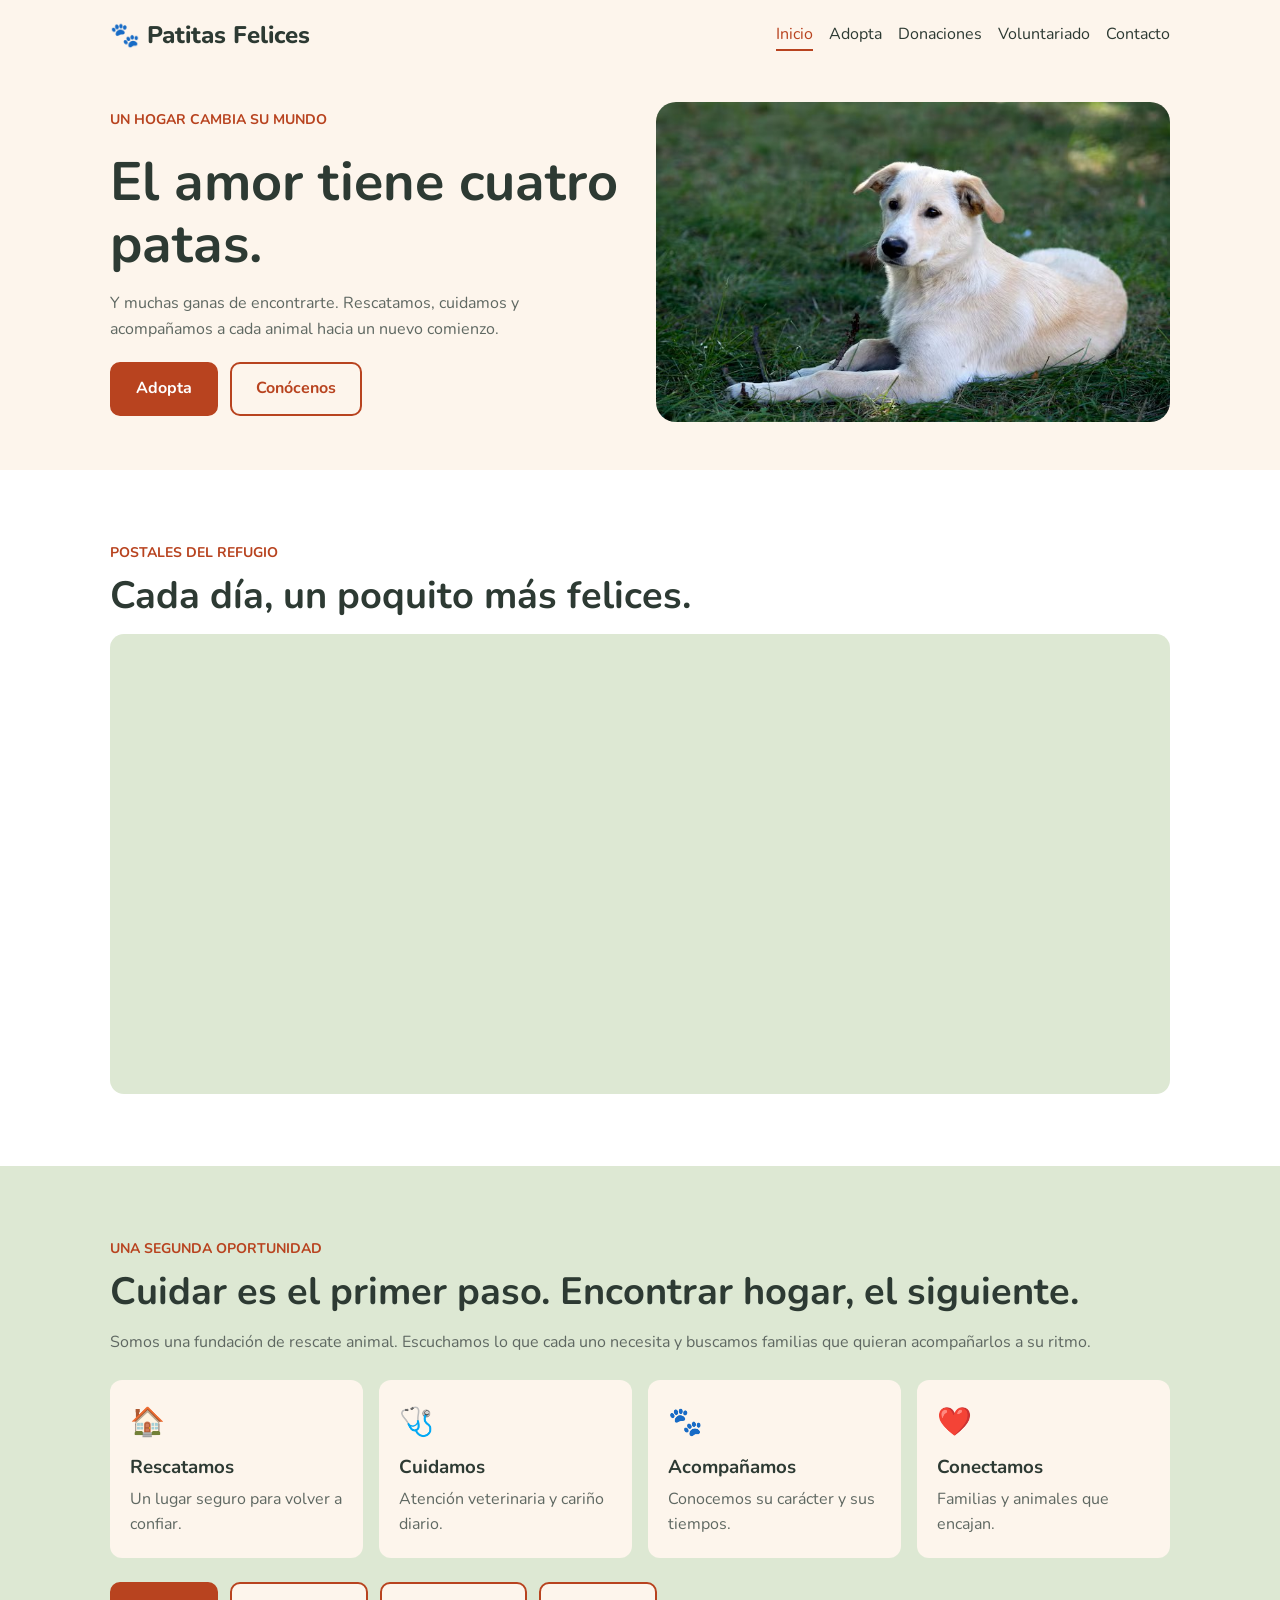
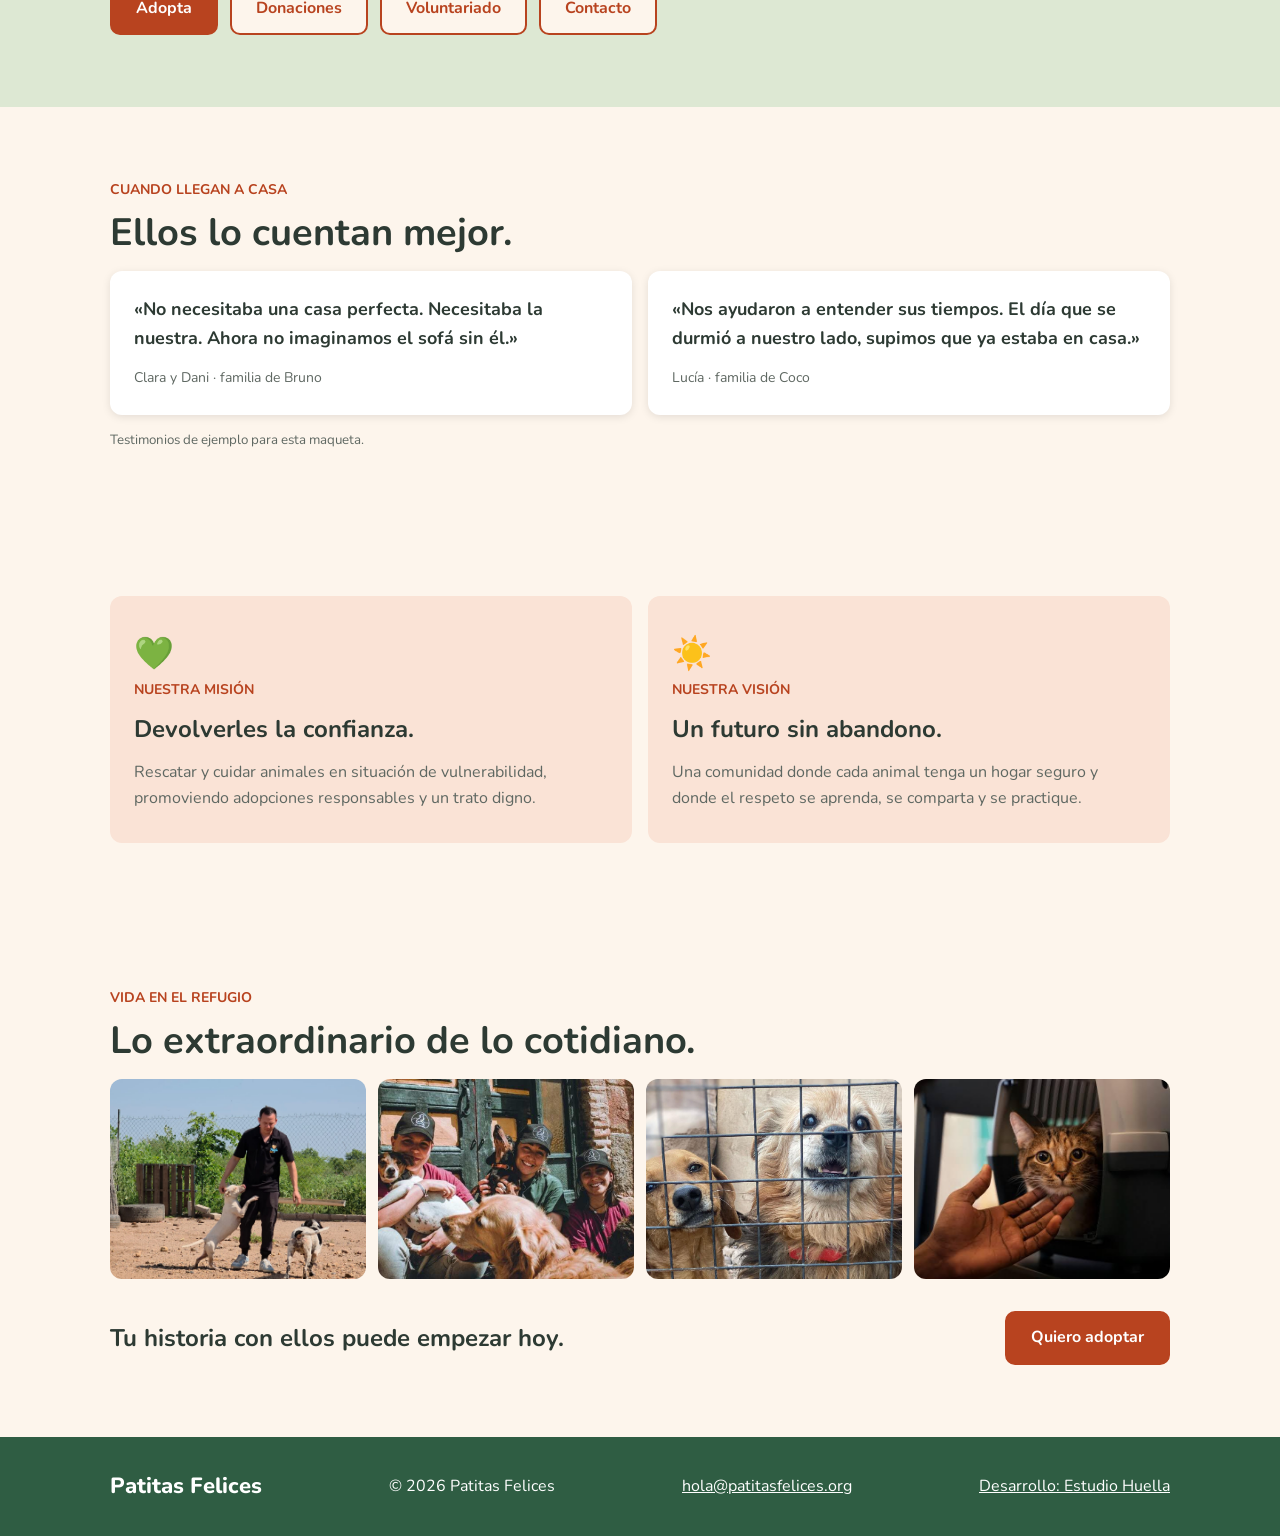
<file: PROYECTO-DE-HTML-Y-CSS/index.html>
<!DOCTYPE html>
<html lang="es">
<head>
  <meta charset="UTF-8">
  <meta name="viewport" content="width=device-width, initial-scale=1.0">
  <title>Patitas Felices · Fundación de rescate animal</title>
  <link href="https://fonts.googleapis.com/css2?family=Nunito:wght@400;700;800&display=swap" rel="stylesheet">
  <link rel="stylesheet" href="css/variables.css">
  <link rel="stylesheet" href="css/style.css">
  <link rel="stylesheet" href="css/home.css">
</head>
<body>

  <!-- Encabezado con logo y menú -->
  <header class="encabezado">
    <div class="contenedor">
      <a class="logo" href="index.html">🐾 Patitas Felices</a>
      <nav>
        <ul class="menu">
          <li><a href="index.html" class="activo">Inicio</a></li>
          <li><a href="views/adopta.html">Adopta</a></li>
          <li><a href="views/donaciones.html">Donaciones</a></li>
          <li><a href="views/contacto.html">Voluntariado</a></li>
          <li><a href="views/contacto.html">Contacto</a></li>
        </ul>
      </nav>
    </div>
  </header>

  <main>

    <!-- 1. Banner principal -->
    <section class="banner">
      <div class="contenedor">
        <div class="banner-texto">
          <p class="etiqueta">UN HOGAR CAMBIA SU MUNDO</p>
          <h1>El amor tiene cuatro patas.</h1>
          <p class="texto-gris">Y muchas ganas de encontrarte. Rescatamos, cuidamos y acompañamos a cada animal hacia un nuevo comienzo.</p>
          <div class="banner-botones">
            <a class="boton boton-principal" href="views/adopta.html">Adopta</a>
            <a class="boton boton-secundario" href="#mision">Conócenos</a>
          </div>
        </div>
        <img src="storage/img/luna.jpg" alt="Luna, perra mestiza sentada entre flores">
      </div>
    </section>

    <!-- 2. Carrusel de fotos (cambia cada 3 segundos con CSS) -->
    <section class="carrusel-seccion seccion">
      <div class="contenedor">
        <p class="etiqueta">POSTALES DEL REFUGIO</p>
        <h2 class="titulo">Cada día, un poquito más felices.</h2>
        <div class="carrusel">
          <div class="foto">
            <img src="storage/img/carrusel-1.jpg" alt="Voluntaria paseando a un perro">
            <p>Un paseo. Mil cosas por descubrir.</p>
          </div>
          <div class="foto">
            <img src="storage/img/carrusel-2.jpg" alt="Persona acariciando a un gato">
            <p>El cariño también cuida.</p>
          </div>
          <div class="foto">
            <img src="storage/img/carrusel-3.jpg" alt="Dos voluntarias con dos perros">
            <p>Aquí nadie camina solo.</p>
          </div>
        </div>
      </div>
    </section>

    <!-- 3. Labor de la fundación -->
    <section class="labor seccion">
      <div class="contenedor">
        <p class="etiqueta">UNA SEGUNDA OPORTUNIDAD</p>
        <h2 class="titulo">Cuidar es el primer paso. Encontrar hogar, el siguiente.</h2>
        <p class="texto-gris">Somos una fundación de rescate animal. Escuchamos lo que cada uno necesita y buscamos familias que quieran acompañarlos a su ritmo.</p>

        <div class="tarjetas-labor">
          <div class="tarjeta-labor">
            <span class="icono">🏠</span>
            <h3>Rescatamos</h3>
            <p class="texto-gris">Un lugar seguro para volver a confiar.</p>
          </div>
          <div class="tarjeta-labor">
            <span class="icono">🩺</span>
            <h3>Cuidamos</h3>
            <p class="texto-gris">Atención veterinaria y cariño diario.</p>
          </div>
          <div class="tarjeta-labor">
            <span class="icono">🐾</span>
            <h3>Acompañamos</h3>
            <p class="texto-gris">Conocemos su carácter y sus tiempos.</p>
          </div>
          <div class="tarjeta-labor">
            <span class="icono">❤️</span>
            <h3>Conectamos</h3>
            <p class="texto-gris">Familias y animales que encajan.</p>
          </div>
        </div>

        <!-- Enlaces internos -->
        <div class="enlaces">
          <a class="boton boton-principal" href="views/adopta.html">Adopta</a>
          <a class="boton boton-secundario" href="views/donaciones.html">Donaciones</a>
          <a class="boton boton-secundario" href="views/contacto.html">Voluntariado</a>
          <a class="boton boton-secundario" href="views/contacto.html">Contacto</a>
        </div>
      </div>
    </section>

    <!-- 4. Testimonios -->
    <section class="seccion">
      <div class="contenedor">
        <p class="etiqueta">CUANDO LLEGAN A CASA</p>
        <h2 class="titulo">Ellos lo cuentan mejor.</h2>
        <div class="testimonios">
          <div class="testimonio">
            <p>«No necesitaba una casa perfecta. Necesitaba la nuestra. Ahora no imaginamos el sofá sin él.»</p>
            <span>Clara y Dani · familia de Bruno</span>
          </div>
          <div class="testimonio">
            <p>«Nos ayudaron a entender sus tiempos. El día que se durmió a nuestro lado, supimos que ya estaba en casa.»</p>
            <span>Lucía · familia de Coco</span>
          </div>
        </div>
        <p class="texto-gris"><small>Testimonios de ejemplo para esta maqueta.</small></p>
      </div>
    </section>

    <!-- 5. Misión y visión (lado a lado en pantallas grandes) -->
    <section class="seccion" id="mision">
      <div class="contenedor mision-vision">
        <div class="bloque">
          <span class="icono">💚</span>
          <p class="etiqueta">NUESTRA MISIÓN</p>
          <h2>Devolverles la confianza.</h2>
          <p class="texto-gris">Rescatar y cuidar animales en situación de vulnerabilidad, promoviendo adopciones responsables y un trato digno.</p>
        </div>
        <div class="bloque" id="vision">
          <span class="icono">☀️</span>
          <p class="etiqueta">NUESTRA VISIÓN</p>
          <h2>Un futuro sin abandono.</h2>
          <p class="texto-gris">Una comunidad donde cada animal tenga un hogar seguro y donde el respeto se aprenda, se comparta y se practique.</p>
        </div>
      </div>
    </section>

    <!-- 6. Galería -->
    <section class="seccion">
      <div class="contenedor">
        <p class="etiqueta">VIDA EN EL REFUGIO</p>
        <h2 class="titulo">Lo extraordinario de lo cotidiano.</h2>
        <div class="galeria">
          <img src="storage/img/galeria-1.jpg" alt="Hombre jugando con dos perros">
          <img src="storage/img/galeria-2.jpg" alt="Mujeres cuidando perros">
          <img src="storage/img/galeria-3.jpg" alt="Perros en autocuidado">
          <img src="storage/img/galeria-4.jpg" alt="Gata siendo acariciada">
        </div>
        <div class="cierre">
          <h2>Tu historia con ellos puede empezar hoy.</h2>
          <a class="boton boton-principal" href="views/adopta.html">Quiero adoptar</a>
        </div>
      </div>
    </section>

  </main>

  <!-- Pie de página -->
  <footer class="pie">
    <div class="contenedor pie-contenido">
      <p class="pie-nombre">Patitas Felices</p>
      <p>© 2026 Patitas Felices</p>
      <p><a href="mailto:hola@patitasfelices.org">hola@patitasfelices.org</a></p>
      <p><a href="#">Desarrollo: Estudio Huella</a></p>
    </div>
  </footer>

</body>
</html>
</file>
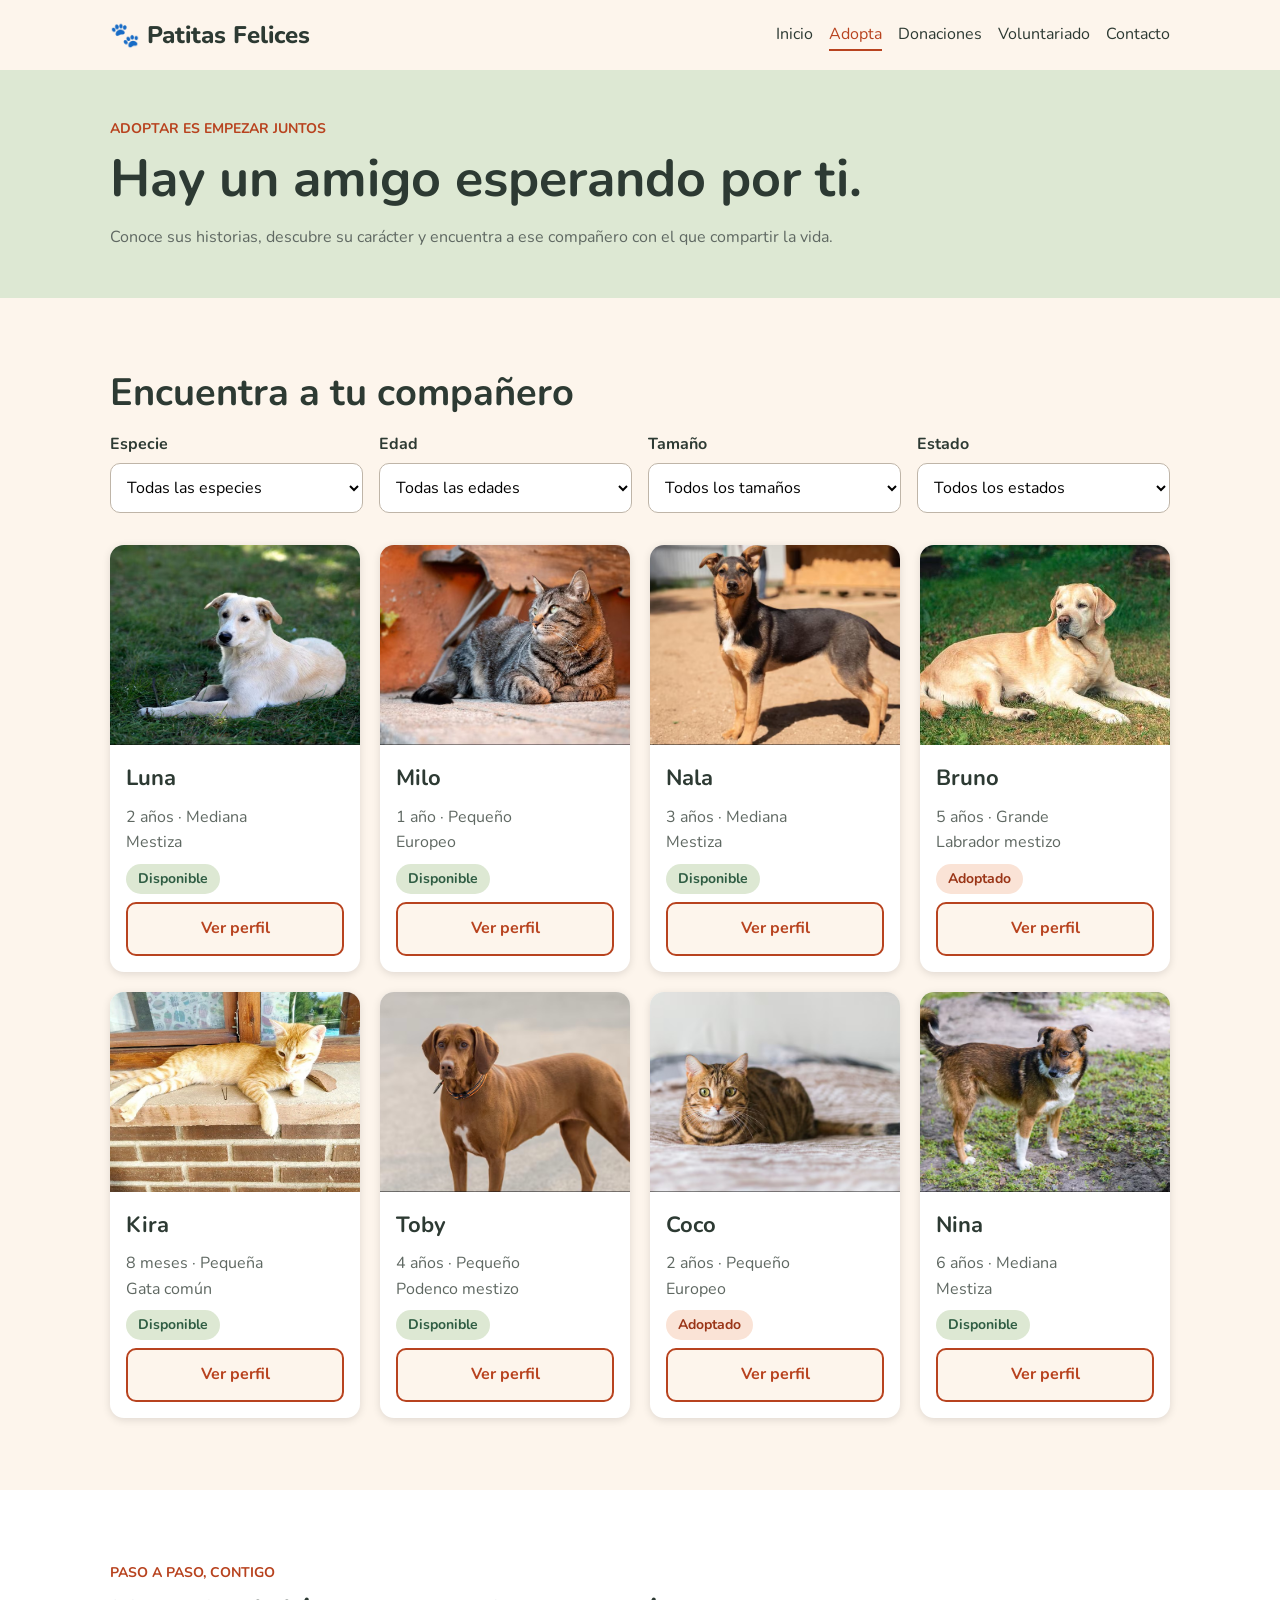
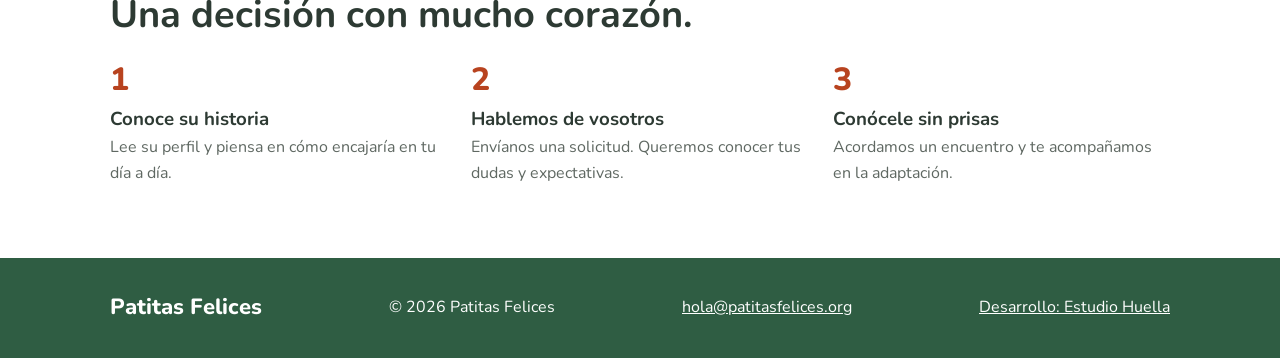
<file: PROYECTO-DE-HTML-Y-CSS/views/adopta.html>
<!DOCTYPE html>
<html lang="es">
<head>
  <meta charset="UTF-8">
  <meta name="viewport" content="width=device-width, initial-scale=1.0">
  <title>Adopta · Patitas Felices</title>
  <link href="https://fonts.googleapis.com/css2?family=Nunito:wght@400;700;800&display=swap" rel="stylesheet">
  <link rel="stylesheet" href="../css/variables.css">
  <link rel="stylesheet" href="../css/style.css">
  <link rel="stylesheet" href="../css/adopta.css">
</head>
<body>

  <!-- Encabezado con logo y menú -->
  <header class="encabezado">
    <div class="contenedor">
      <a class="logo" href="../index.html">🐾 Patitas Felices</a>
      <nav>
        <ul class="menu">
          <li><a href="../index.html">Inicio</a></li>
          <li><a href="adopta.html" class="activo">Adopta</a></li>
          <li><a href="donaciones.html">Donaciones</a></li>
          <li><a href="contacto.html">Voluntariado</a></li>
          <li><a href="contacto.html">Contacto</a></li>
        </ul>
      </nav>
    </div>
  </header>

  <main>

    <!-- Título de la página -->
    <section class="encabezado-adopta">
      <div class="contenedor">
        <p class="etiqueta">ADOPTAR ES EMPEZAR JUNTOS</p>
        <h1>Hay un amigo esperando por ti.</h1>
        <p class="texto-gris">Conoce sus historias, descubre su carácter y encuentra a ese compañero con el que compartir la vida.</p>
      </div>
    </section>

    <section class="seccion">
      <div class="contenedor">

        <!-- Filtros (solo visuales) -->
        <h2 class="titulo">Encuentra a tu compañero</h2>
        <form class="filtros">
        <div>
          <label for="especie">Especie</label>
          <select id="especie">
            <option>Todas las especies</option>
            <option>Perros</option>
            <option>Gatos</option>
          </select>
        </div>
        <div>
          <label for="edad">Edad</label>
          <select id="edad">
            <option>Todas las edades</option>
            <option>Cachorro</option>
            <option>Joven</option>
            <option>Adulto</option>
          </select>
        </div>
        <div>
          <label for="tamano">Tamaño</label>
          <select id="tamano">
            <option>Todos los tamaños</option>
            <option>Pequeño</option>
            <option>Mediano</option>
            <option>Grande</option>
          </select>
        </div>
        <div>
          <label for="estado">Estado</label>
          <select id="estado">
            <option>Todos los estados</option>
            <option>Disponible</option>
            <option>Adoptado</option>
          </select>
        </div>
        </form>

        <!-- Catálogo: 8 animales -->
        <div class="grilla-animales">
          <article class="tarjeta">
            <img src="../storage/img/luna.jpg" alt="Luna, perra mestiza de pelaje dorado">
            <div class="tarjeta-info">
              <h3>Luna</h3>
              <p class="texto-gris">2 años · Mediana<br>Mestiza</p>
              <span class="estado disponible">Disponible</span>
              <a class="boton boton-secundario" href="perfil.html">Ver perfil</a>
            </div>
          </article>

          <article class="tarjeta">
            <img src="../storage/img/milo.jpg" alt="Milo, gato negro con gris">
            <div class="tarjeta-info">
              <h3>Milo</h3>
              <p class="texto-gris">1 año · Pequeño<br>Europeo</p>
              <span class="estado disponible">Disponible</span>
              <a class="boton boton-secundario" href="perfil.html">Ver perfil</a>
            </div>
          </article>

          <article class="tarjeta">
            <img src="../storage\img\nala.jpg" alt="Nala, perra negra con cafe">
            <div class="tarjeta-info">
              <h3>Nala</h3>
              <p class="texto-gris">3 años · Mediana<br>Mestiza</p>
              <span class="estado disponible">Disponible</span>
              <a class="boton boton-secundario" href="perfil.html">Ver perfil</a>
            </div>
          </article>

          <article class="tarjeta">
            <img src="../storage/img/bruno.jpg" alt="Bruno, perro labrador dorado en el cesped">
            <div class="tarjeta-info">
              <h3>Bruno</h3>
              <p class="texto-gris">5 años · Grande<br>Labrador mestizo</p>
              <span class="estado adoptado">Adoptado</span>
              <a class="boton boton-secundario" href="perfil.html">Ver perfil</a>
            </div>
          </article>

          <article class="tarjeta">
            <img src="../storage/img/kira.jpg" alt="Kira, gatita adorada recostada">
            <div class="tarjeta-info">
              <h3>Kira</h3>
              <p class="texto-gris">8 meses · Pequeña<br>Gata común</p>
              <span class="estado disponible">Disponible</span>
              <a class="boton boton-secundario" href="perfil.html">Ver perfil</a>
            </div>
          </article>

          <article class="tarjeta">
            <img src="../storage/img/toby.jpg" alt="Toby, perro cafe grande">
            <div class="tarjeta-info">
              <h3>Toby</h3>
              <p class="texto-gris">4 años · Pequeño<br>Podenco mestizo</p>
              <span class="estado disponible">Disponible</span>
              <a class="boton boton-secundario" href="perfil.html">Ver perfil</a>
            </div>
          </article>

          <article class="tarjeta">
            <img src="../storage/img/coco.jpg" alt="Coco, gato cafe claro recostado">
            <div class="tarjeta-info">
              <h3>Coco</h3>
              <p class="texto-gris">2 años · Pequeño<br>Europeo</p>
              <span class="estado adoptado">Adoptado</span>
              <a class="boton boton-secundario" href="perfil.html">Ver perfil</a>
            </div>
          </article>

          <article class="tarjeta">
            <img src="../storage/img/nina.jpg" alt="Nina, perra marrón de mirada tierna">
            <div class="tarjeta-info">
              <h3>Nina</h3>
              <p class="texto-gris">6 años · Mediana<br>Mestiza</p>
              <span class="estado disponible">Disponible</span>
              <a class="boton boton-secundario" href="perfil.html">Ver perfil</a>
            </div>
          </article>
        </div>

      </div>
    </section>

    <!-- Pasos para adoptar -->
    <section class="pasos seccion">
      <div class="contenedor">
        <p class="etiqueta">PASO A PASO, CONTIGO</p>
        <h2 class="titulo">Una decisión con mucho corazón.</h2>
        <div class="lista-pasos">
          <div class="paso">
            <p class="numero">1</p>
            <h3>Conoce su historia</h3>
            <p class="texto-gris">Lee su perfil y piensa en cómo encajaría en tu día a día.</p>
          </div>
          <div class="paso">
            <p class="numero">2</p>
            <h3>Hablemos de vosotros</h3>
            <p class="texto-gris">Envíanos una solicitud. Queremos conocer tus dudas y expectativas.</p>
          </div>
          <div class="paso">
            <p class="numero">3</p>
            <h3>Conócele sin prisas</h3>
            <p class="texto-gris">Acordamos un encuentro y te acompañamos en la adaptación.</p>
          </div>
        </div>
      </div>
    </section>

  </main>

  <!-- Pie de página -->
  <footer class="pie">
    <div class="contenedor pie-contenido">
      <p class="pie-nombre">Patitas Felices</p>
      <p>© 2026 Patitas Felices</p>
      <p><a href="mailto:hola@patitasfelices.org">hola@patitasfelices.org</a></p>
      <p><a href="#">Desarrollo: Estudio Huella</a></p>
    </div>
  </footer>

</body>
</html>
</file>
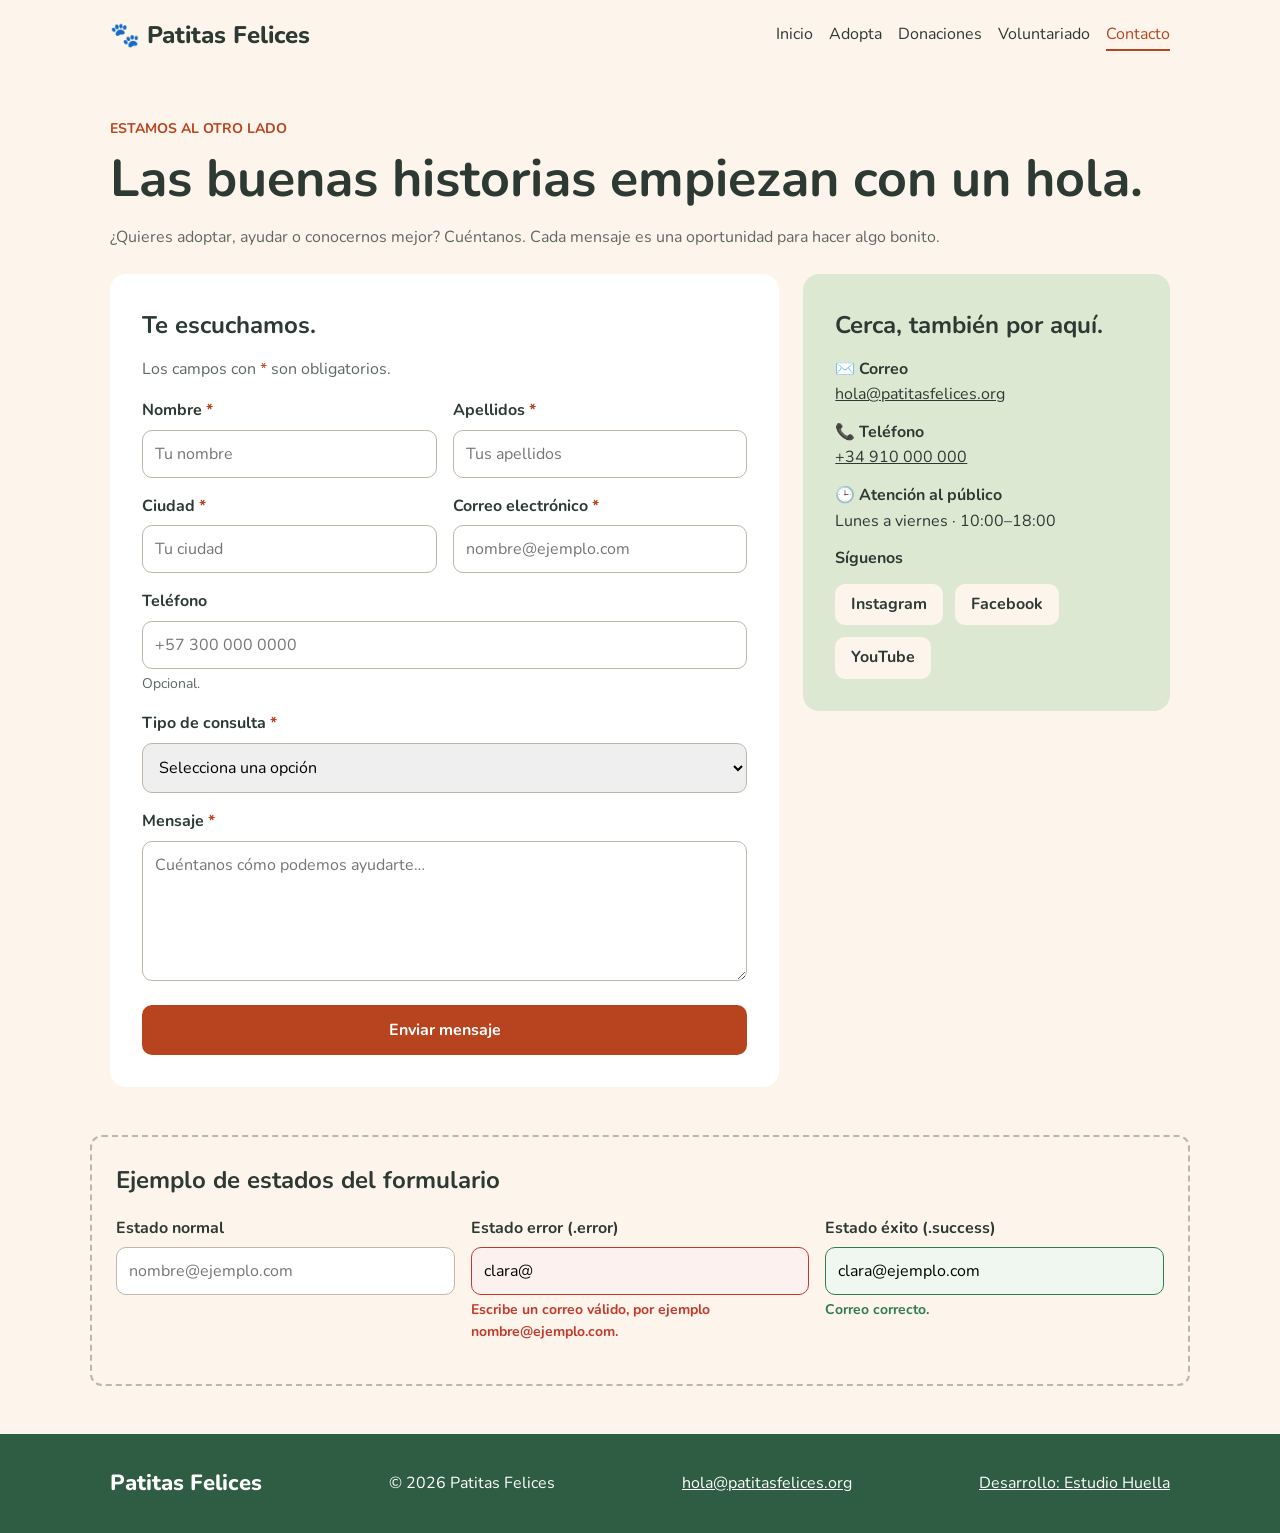
<file: PROYECTO-DE-HTML-Y-CSS/views/contacto.html>
<!DOCTYPE html>
<html lang="es">
<head>
  <meta charset="UTF-8">
  <meta name="viewport" content="width=device-width, initial-scale=1.0">
  <title>Contacto · Patitas Felices</title>
  <link href="https://fonts.googleapis.com/css2?family=Nunito:wght@400;700;800&display=swap" rel="stylesheet">
  <link rel="stylesheet" href="../css/variables.css">
  <link rel="stylesheet" href="../css/style.css">
  <link rel="stylesheet" href="../css/contacto.css">
</head>
<body>

  <!-- Encabezado con logo y menú -->
  <header class="encabezado">
    <div class="contenedor">
      <a class="logo" href="../index.html">🐾 Patitas Felices</a>
      <nav>
        <ul class="menu">
          <li><a href="../index.html">Inicio</a></li>
          <li><a href="adopta.html">Adopta</a></li>
          <li><a href="donaciones.html">Donaciones</a></li>
          <li><a href="contacto.html">Voluntariado</a></li>
          <li><a href="contacto.html" class="activo">Contacto</a></li>
        </ul>
      </nav>
    </div>
  </header>

  <main>

    <section class="intro-contacto">
      <div class="contenedor">
        <p class="etiqueta">ESTAMOS AL OTRO LADO</p>
        <h1>Las buenas historias empiezan con un hola.</h1>
        <p class="texto-gris">¿Quieres adoptar, ayudar o conocernos mejor? Cuéntanos. Cada mensaje es una oportunidad para hacer algo bonito.</p>
      </div>
    </section>

    <div class="contenedor contacto-contenido">

      <!-- Formulario (no envía nada, es una maqueta) -->
      <section class="formulario">
        <h2>Te escuchamos.</h2>
        <p class="texto-gris" style="margin-bottom:16px">Los campos con <span class="obligatorio">*</span> son obligatorios.</p>
        <form action="#" method="get">
          <div class="fila">
        <div class="campo">
          <label for="nombre">Nombre <span class="obligatorio">*</span></label>
          <input type="text" id="nombre" name="nombre" placeholder="Tu nombre" required>
          <p class="mensaje-error">Escribe tu nombre.</p>
        </div>
        <div class="campo">
          <label for="apellidos">Apellidos <span class="obligatorio">*</span></label>
          <input type="text" id="apellidos" name="apellidos" placeholder="Tus apellidos" required>
          <p class="mensaje-error">Escribe tus apellidos.</p>
        </div>
          </div>
          <div class="fila">
        <div class="campo">
          <label for="ciudad">Ciudad <span class="obligatorio">*</span></label>
          <input type="text" id="ciudad" name="ciudad" placeholder="Tu ciudad" required>
          <p class="mensaje-error">Escribe tu ciudad.</p>
        </div>
        <div class="campo">
          <label for="correo">Correo electrónico <span class="obligatorio">*</span></label>
          <input type="email" id="correo" name="correo" placeholder="nombre@ejemplo.com" required>
          <p class="mensaje-error">Escribe un correo válido, por ejemplo nombre@ejemplo.com.</p>
        </div>
          </div>

          <div class="campo">
            <label for="telefono">Teléfono</label>
            <input type="tel" id="telefono" name="telefono" placeholder="+57 300 000 0000">
            <p class="ayuda">Opcional.</p>
          </div>

          <div class="campo">
            <label for="consulta">Tipo de consulta <span class="obligatorio">*</span></label>
            <select id="consulta" name="consulta" required>
              <option value="">Selecciona una opción</option>
              <option>Adopción</option>
              <option>Donación</option>
              <option>Voluntariado</option>
              <option>Información general</option>
              <option>Otro</option>
            </select>
          </div>

          <div class="campo">
            <label for="mensaje">Mensaje <span class="obligatorio">*</span></label>
            <textarea id="mensaje" name="mensaje" placeholder="Cuéntanos cómo podemos ayudarte…" required></textarea>
          </div>

          <button class="boton boton-principal" type="submit">Enviar mensaje</button>
        </form>
      </section>

      <!-- Información de contacto directo y redes -->
      <aside class="datos">
        <h2>Cerca, también por aquí.</h2>
        <p><strong>✉️ Correo</strong><br><a href="mailto:hola@patitasfelices.org">hola@patitasfelices.org</a></p>
        <p><strong>📞 Teléfono</strong><br><a href="tel:+34910000000">+34 910 000 000</a></p>
        <p><strong>🕒 Atención al público</strong><br>Lunes a viernes · 10:00–18:00</p>
        <p><strong>Síguenos</strong></p>
        <div class="redes">
          <a href="#">Instagram</a>
          <a href="#">Facebook</a>
          <a href="#">YouTube</a>
        </div>
      </aside>
    </div>

    <!-- Ejemplo de cómo se ven los estados de error y éxito -->
    <section class="contenedor ejemplo-estados">
      <h2>Ejemplo de estados del formulario</h2>
      <div class="fila">
        <div class="campo">
          <label for="ej-normal">Estado normal</label>
          <input type="email" id="ej-normal" placeholder="nombre@ejemplo.com">
        </div>
        <div class="campo error">
          <label for="ej-error">Estado error (.error)</label>
          <input type="email" id="ej-error" value="clara@">
          <p class="mensaje-error">Escribe un correo válido, por ejemplo nombre@ejemplo.com.</p>
        </div>
        <div class="campo success">
          <label for="ej-ok">Estado éxito (.success)</label>
          <input type="email" id="ej-ok" value="clara@ejemplo.com">
          <p class="mensaje-ok">Correo correcto.</p>
        </div>
      </div>
    </section>

  </main>

  <!-- Pie de página -->
  <footer class="pie">
    <div class="contenedor pie-contenido">
      <p class="pie-nombre">Patitas Felices</p>
      <p>© 2026 Patitas Felices</p>
      <p><a href="mailto:hola@patitasfelices.org">hola@patitasfelices.org</a></p>
      <p><a href="#">Desarrollo: Estudio Huella</a></p>
    </div>
  </footer>

</body>
</html>
</file>
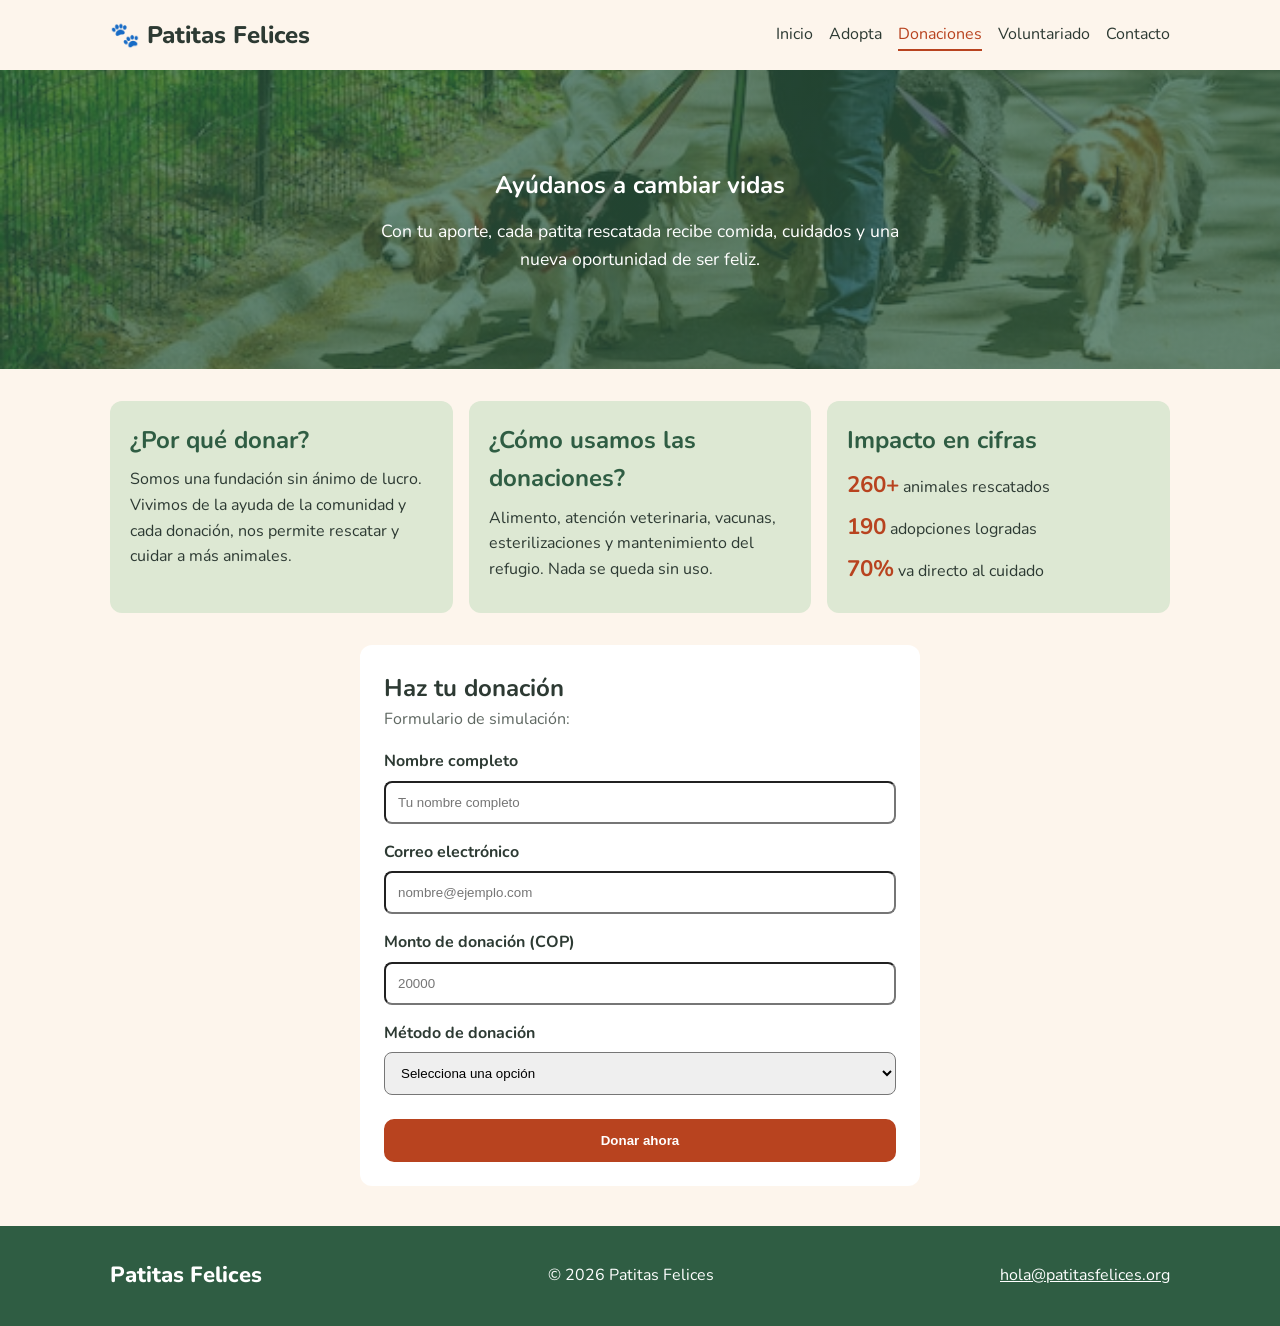
<file: PROYECTO-DE-HTML-Y-CSS/views/donaciones.html>
<!DOCTYPE html>
<html lang="es">
<head>
  <meta charset="UTF-8">
  <meta name="viewport" content="width=device-width, initial-scale=1.0">
  <title>Donaciones · Patitas Felices</title>
  <link href="https://fonts.googleapis.com/css2?family=Nunito:wght@400;700;800&display=swap" rel="stylesheet">
  <link rel="stylesheet" href="../css/variables.css">
  <link rel="stylesheet" href="../css/style.css">
  <link rel="stylesheet" href="../css/donaciones.css">
</head>
<body>

  <header class="encabezado">
    <div class="contenedor">
      <a class="logo" href="../index.html">🐾 Patitas Felices</a>
      <nav>
        <ul class="menu">
          <li><a href="../index.html">Inicio</a></li>
          <li><a href="adopta.html">Adopta</a></li>
          <li><a href="donaciones.html" class="activo">Donaciones</a></li>
          <li><a href="contacto.html">Voluntariado</a></li>
          <li><a href="contacto.html">Contacto</a></li>
        </ul>
      </nav>
    </div>
  </header>

  <main>

    <!-- Banner superior -->
    <section class="banner-donar">
      <div class="contenedor">
        <h1>Ayúdanos a cambiar vidas</h1>
        <p>Con tu aporte, cada patita rescatada recibe comida, cuidados y una nueva oportunidad de ser feliz.</p>
      </div>
    </section>

    <!-- Información -->
    <section class="contenedor info-donar">
      <article class="bloque">
        <h2>¿Por qué donar?</h2>
        <p>Somos una fundación sin ánimo de lucro. Vivimos de la ayuda de la comunidad y cada donación, nos permite rescatar y cuidar a más animales.</p>
      </article>
      <article class="bloque">
        <h2>¿Cómo usamos las donaciones?</h2>
        <p>Alimento, atención veterinaria, vacunas, esterilizaciones y mantenimiento del refugio. Nada se queda sin uso.</p>
      </article>
      <article class="bloque">
        <h2>Impacto en cifras</h2>
        <ul class="cifras">
          <li><strong>260+</strong> animales rescatados</li>
          <li><strong>190</strong> adopciones logradas</li>
          <li><strong>70%</strong> va directo al cuidado</li>
        </ul>
      </article>
    </section>

    <!-- formulario de simulación (no se envía nada) -->
    <section class="contenedor">
      <form class="form-donar" action="#" method="get">
        <h2>Haz tu donación</h2>
        <p class="texto-gris">Formulario de simulación:</p>

        <label for="nombre">Nombre completo</label>
        <input type="text" id="nombre" name="nombre" placeholder="Tu nombre completo" required>

        <label for="correo">Correo electrónico</label>
        <input type="email" id="correo" name="correo" placeholder="nombre@ejemplo.com" required>

        <label for="monto">Monto de donación (COP)</label>
        <input type="number" name="monto" placeholder="20000" required>

        <label for="metodo">Método de donación</label>
        <select id="metodo" name="metodo" required>
          <option value="">Selecciona una opción</option>
          <option>Transferencia</option>
          <option>Tarjeta</option>
          <option>En Efectivo</option>
        </select>

        <button class="boton boton-principal" type="submit">Donar ahora</button>
      </form>
    </section>

  </main>

  <footer class="pie">
    <div class="contenedor pie-contenido">
      <p class="pie-nombre">Patitas Felices</p>
      <p>© 2026 Patitas Felices</p>
      <p><a href="mailto:hola@patitasfelices.org">hola@patitasfelices.org</a></p>
    </div>
  </footer>

</body>
</html>
</file>
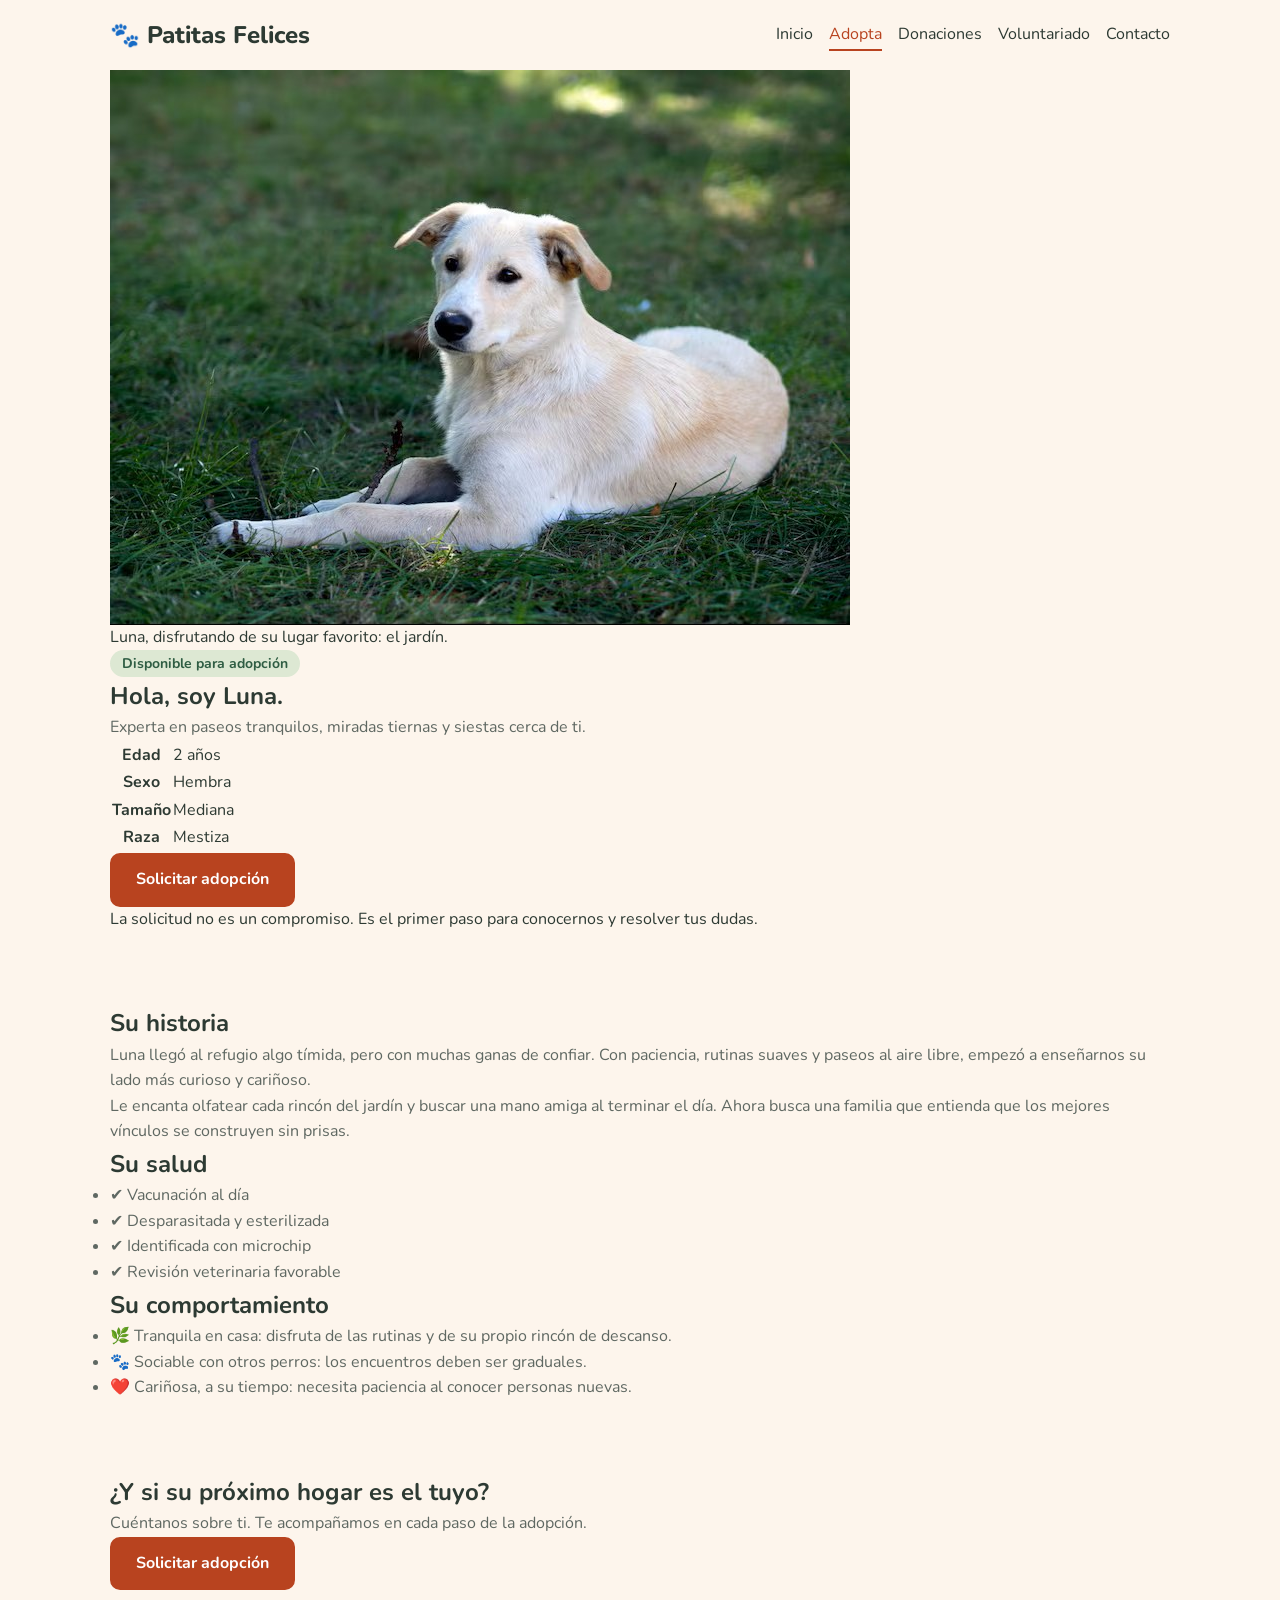
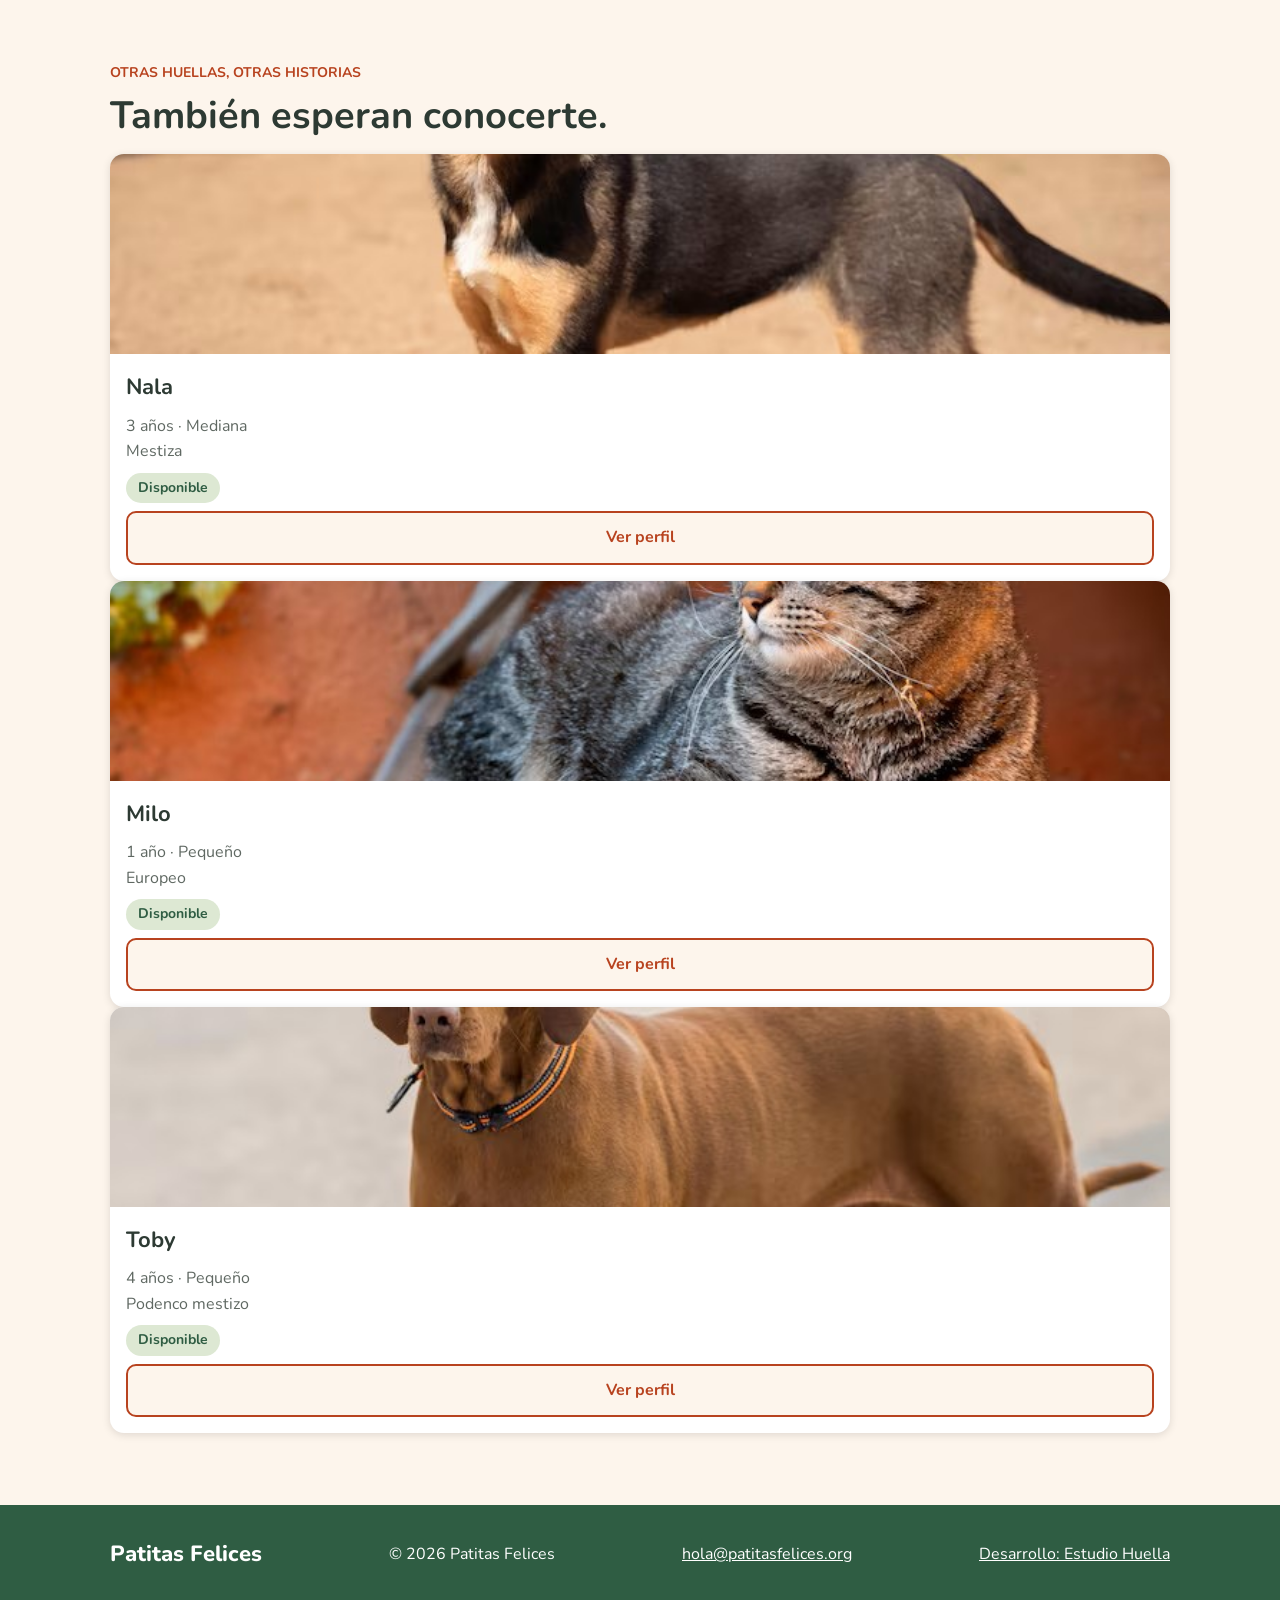
<file: PROYECTO-DE-HTML-Y-CSS/views/perfil.html>
<!DOCTYPE html>
<html lang="es">
<head>
  <meta charset="UTF-8">
  <meta name="viewport" content="width=device-width, initial-scale=1.0">
  <title>Luna · Patitas Felices</title>
  <link href="https://fonts.googleapis.com/css2?family=Nunito:wght@400;700;800&display=swap" rel="stylesheet">
  <link rel="stylesheet" href="../css/variables.css">
  <link rel="stylesheet" href="../css/style.css">
  <link rel="stylesheet" href="../css/adopta.css">
</head>
<body>

  <!-- Encabezado con logo y menú -->
  <header class="encabezado">
    <div class="contenedor">
      <a class="logo" href="../index.html">🐾 Patitas Felices</a>
      <nav>
        <ul class="menu">
          <li><a href="../index.html">Inicio</a></li>
          <li><a href="adopta.html" class="activo">Adopta</a></li>
          <li><a href="donaciones.html">Donaciones</a></li>
          <li><a href="contacto.html">Voluntariado</a></li>
          <li><a href="contacto.html">Contacto</a></li>
        </ul>
      </nav>
    </div>
  </header>

  <main>

    <!-- Foto y datos principales -->
    <section class="perfil">
      <div class="contenedor">
        <div class="perfil-foto">
          <img src="../storage/img/luna.jpg" alt="Luna, perra mestiza sentada en un sendero del jardín">
          <p>Luna, disfrutando de su lugar favorito: el jardín.</p>
        </div>
        <div class="perfil-datos">
          <span class="estado disponible">Disponible para adopción</span>
          <h1>Hola, soy Luna.</h1>
          <p class="texto-gris">Experta en paseos tranquilos, miradas tiernas y siestas cerca de ti.</p>

          <!-- Características en una tabla -->
          <table class="ficha">
            <tr><th>Edad</th><td>2 años</td></tr>
            <tr><th>Sexo</th><td>Hembra</td></tr>
            <tr><th>Tamaño</th><td>Mediana</td></tr>
            <tr><th>Raza</th><td>Mestiza</td></tr>
          </table>

          <!-- Botón no funcional (solo maqueta) -->
          <a class="boton boton-principal" href="contacto.html">Solicitar adopción</a>
          <p class="nota">La solicitud no es un compromiso. Es el primer paso para conocernos y resolver tus dudas.</p>
        </div>
      </div>
    </section>

    <!-- Historia, salud y comportamiento -->
    <section class="detalle seccion">
      <div class="contenedor">
        <h2>Su historia</h2>
        <p class="texto-gris">Luna llegó al refugio algo tímida, pero con muchas ganas de confiar. Con paciencia, rutinas suaves y paseos al aire libre, empezó a enseñarnos su lado más curioso y cariñoso.</p>
        <p class="texto-gris">Le encanta olfatear cada rincón del jardín y buscar una mano amiga al terminar el día. Ahora busca una familia que entienda que los mejores vínculos se construyen sin prisas.</p>

        <h2>Su salud</h2>
        <ul class="texto-gris">
          <li>✔ Vacunación al día</li>
          <li>✔ Desparasitada y esterilizada</li>
          <li>✔ Identificada con microchip</li>
          <li>✔ Revisión veterinaria favorable</li>
        </ul>

        <h2>Su comportamiento</h2>
        <ul class="texto-gris">
          <li>🌿 Tranquila en casa: disfruta de las rutinas y de su propio rincón de descanso.</li>
          <li>🐾 Sociable con otros perros: los encuentros deben ser graduales.</li>
          <li>❤️ Cariñosa, a su tiempo: necesita paciencia al conocer personas nuevas.</li>
        </ul>
      </div>
    </section>

    <!-- Llamada a la acción -->
    <section class="banda">
      <div class="contenedor">
        <div>
          <h2>¿Y si su próximo hogar es el tuyo?</h2>
          <p class="texto-gris">Cuéntanos sobre ti. Te acompañamos en cada paso de la adopción.</p>
        </div>
        <a class="boton boton-principal" href="contacto.html">Solicitar adopción</a>
      </div>
    </section>

    <!-- Animales relacionados (fila horizontal con scroll) -->
    <section class="seccion">
      <div class="contenedor">
        <p class="etiqueta">OTRAS HUELLAS, OTRAS HISTORIAS</p>
        <h2 class="titulo">También esperan conocerte.</h2>
        <div class="relacionados">
          <article class="tarjeta">
            <img src="../storage/img/nala.jpg" alt="Nala, perra blanca y negra sobre el césped">
            <div class="tarjeta-info">
              <h3>Nala</h3>
              <p class="texto-gris">3 años · Mediana<br>Mestiza</p>
              <span class="estado disponible">Disponible</span>
              <a class="boton boton-secundario" href="perfil.html">Ver perfil</a>
            </div>
          </article>

          <article class="tarjeta">
            <img src="../storage/img/milo.jpg" alt="Milo, gato naranja sobre una manta">
            <div class="tarjeta-info">
              <h3>Milo</h3>
              <p class="texto-gris">1 año · Pequeño<br>Europeo</p>
              <span class="estado disponible">Disponible</span>
              <a class="boton boton-secundario" href="perfil.html">Ver perfil</a>
            </div>
          </article>

          <article class="tarjeta">
            <img src="../storage/img/toby.jpg" alt="Toby, perro pequeño de orejas grandes">
            <div class="tarjeta-info">
              <h3>Toby</h3>
              <p class="texto-gris">4 años · Pequeño<br>Podenco mestizo</p>
              <span class="estado disponible">Disponible</span>
              <a class="boton boton-secundario" href="perfil.html">Ver perfil</a>
            </div>
          </article>
        </div>
      </div>
    </section>

  </main>

  <!-- Pie de página -->
  <footer class="pie">
    <div class="contenedor pie-contenido">
      <p class="pie-nombre">Patitas Felices</p>
      <p>© 2026 Patitas Felices</p>
      <p><a href="mailto:hola@patitasfelices.org">hola@patitasfelices.org</a></p>
      <p><a href="#">Desarrollo: Estudio Huella</a></p>
    </div>
  </footer>

</body>
</html>
</file>
<file: PROYECTO-DE-HTML-Y-CSS/css/variables.css>
/* Variables: aquí guardo los colores y la fuente para usarlos en todos los archivos */
:root {
  --crema: #fdf5ec;
  --blanco: #ffffff;
  --verde-claro: #dde8d3;
  --verde-oscuro: #2f5d43;
  --durazno: #fae3d6;
  --naranja: #b8431f;
  --naranja-oscuro: #9a3517;
  --texto: #2d3a33;
  --gris: #5f6862;
  --rojo: #c0392b;
  --verde: #2f7d4f;
  --fuente: "Nunito", Arial, sans-serif;
}
</file>
<file: PROYECTO-DE-HTML-Y-CSS/css/style.css>
/* ===== Estilos generales: se usan en las 4 páginas ===== */

/* Reset básico */
* {
  box-sizing: border-box;
  margin: 0;
  padding: 0;
}

body {
  font-family: var(--fuente);
  background: var(--crema);
  color: var(--texto);
  line-height: 1.6;
}

img {
  max-width: 100%;
  display: block;
}

a {
  color: inherit;
}

/* Contenedor: centra el contenido y limita el ancho */
.contenedor {
  max-width: 1100px;
  margin: 0 auto;
  padding: 0 20px;
}

.seccion {
  padding: 48px 0;
}

.etiqueta {
  color: var(--naranja);
  font-weight: bold;
  font-size: 14px;
  margin-bottom: 8px;
}

.titulo {
  font-size: 28px;
  line-height: 1.2;
  margin-bottom: 16px;
}

.texto-gris {
  color: var(--gris);
}

/* Botones */
.boton {
  display: inline-block;
  padding: 12px 24px;
  border: 2px solid var(--naranja);
  border-radius: 10px;
  font-weight: bold;
  text-align: center;
  text-decoration: none;
  cursor: pointer;
}

.boton-principal {
  background: var(--naranja);
  color: var(--blanco);
}

.boton-principal:hover {
  background: var(--naranja-oscuro);
}

.boton-secundario {
  background: var(--crema);
  color: var(--naranja);
}

.boton-secundario:hover {
  background: var(--durazno);
}

/* Encabezado y menú (Flexbox) */
.encabezado .contenedor {
  display: flex;
  flex-direction: column;
  align-items: center;
  gap: 12px;
  padding-top: 16px;
  padding-bottom: 16px;
}

.logo {
  font-size: 24px;
  font-weight: 800;
  text-decoration: none;
}

.menu {
  display: flex;
  flex-wrap: wrap;
  justify-content: center;
  gap: 16px;
  list-style: none;
}

.menu a {
  text-decoration: none;
  padding-bottom: 4px;
}

.menu a:hover,
.menu a.activo {
  color: var(--naranja);
  border-bottom: 2px solid var(--naranja);
}

/* Tarjeta de animal (se usa en Adopta y en Perfil) */
.tarjeta {
  background: var(--blanco);
  border-radius: 14px;
  overflow: hidden;
  box-shadow: 0 2px 8px rgba(0, 0, 0, 0.12);
}

.tarjeta:hover {
  transform: translateY(-4px);
}

.tarjeta img {
  width: 100%;
  height: 200px;
  object-fit: cover;
  background: var(--verde-claro);
}

.tarjeta-info {
  display: flex;
  flex-direction: column;
  gap: 8px;
  padding: 16px;
}

.tarjeta-info h3 {
  font-size: 22px;
}

.estado {
  align-self: flex-start;
  padding: 4px 12px;
  border-radius: 20px;
  font-size: 14px;
  font-weight: bold;
}

.disponible {
  background: var(--verde-claro);
  color: var(--verde-oscuro);
}

.adoptado {
  background: var(--durazno);
  color: var(--naranja-oscuro);
}

/* Pie de página (Flexbox) */
.pie {
  background: var(--verde-oscuro);
  color: var(--blanco);
  padding: 32px 0;
}

.pie-contenido {
  display: flex;
  flex-direction: column;
  align-items: center;
  gap: 8px;
  text-align: center;
}

.pie-nombre {
  font-size: 22px;
  font-weight: 800;
}

/* ===== Media queries ===== */

/* Celulares grandes */
@media (min-width: 600px) {
  .titulo {
    font-size: 32px;
  }
}

/* Tablet */
@media (min-width: 768px) {
  .encabezado .contenedor {
    flex-direction: row;
    justify-content: space-between;
  }

  .pie-contenido {
    flex-direction: row;
    justify-content: space-between;
  }
}

/* Computador */
@media (min-width: 1024px) {
  .seccion {
    padding: 72px 0;
  }

  .titulo {
    font-size: 38px;
  }
}
</file>
<file: PROYECTO-DE-HTML-Y-CSS/css/home.css>
/* ===== Página de inicio ===== */

/* Banner principal */
.banner .contenedor {
  display: flex;
  flex-direction: column;
  gap: 32px;
  padding-top: 32px;
  padding-bottom: 48px;
}

.banner h1 {
  font-size: 38px;
  line-height: 1.15;
  margin-bottom: 16px;
}

.banner p {
  margin-bottom: 20px;
}

.banner-botones {
  display: flex;
  flex-wrap: wrap;
  gap: 12px;
}

.banner img {
  width: 100%;
  height: 320px;
  object-fit: cover;
  border-radius: 20px;
}

/* Carrusel de fotos: cambia solo cada 3 segundos con @keyframes (sin JavaScript).
   Hay 3 fotos y cada una dura 3 s, así que el ciclo completo dura 9 s. */
.carrusel-seccion {
  background: var(--blanco);
}

.carrusel {
  position: relative;
  height: 260px;
  overflow: hidden;
  border-radius: 14px;
  background: var(--verde-claro);
}

.foto {
  position: absolute;
  top: 0;
  left: 0;
  width: 100%;
  height: 100%;
  opacity: 0;
  animation: cambiar-foto 9s infinite;
}

.foto img {
  width: 100%;
  height: 100%;
  object-fit: cover;
}

.foto p {
  position: absolute;
  bottom: 0;
  left: 0;
  right: 0;
  padding: 12px 16px;
  background: rgba(0, 0, 0, 0.55);
  color: var(--blanco);
}

/* La 2ª y la 3ª foto empiezan con retraso para que se turnen */
.foto:nth-child(2) {
  animation-delay: 3s;
}

.foto:nth-child(3) {
  animation-delay: 6s;
}

@keyframes cambiar-foto {
  0%   { opacity: 1; }
  28%  { opacity: 1; }
  33%  { opacity: 0; }
  95%  { opacity: 0; }
  100% { opacity: 1; }
}

/* Labor de la fundación */
.labor {
  background: var(--verde-claro);
}

.tarjetas-labor {
  display: grid;
  grid-template-columns: 1fr;
  gap: 16px;
  margin: 24px 0;
}

.tarjeta-labor {
  background: var(--crema);
  padding: 20px;
  border-radius: 12px;
}

.tarjeta-labor .icono {
  font-size: 28px;
}

.tarjeta-labor h3 {
  margin: 8px 0 4px;
}

.enlaces {
  display: flex;
  flex-wrap: wrap;
  gap: 12px;
}

/* Testimonios */
.testimonios {
  display: flex;
  flex-direction: column;
  gap: 16px;
  margin-bottom: 12px;
}

.testimonio {
  background: var(--blanco);
  padding: 24px;
  border-radius: 12px;
  box-shadow: 0 2px 8px rgba(0, 0, 0, 0.1);
}

.testimonio p {
  font-size: 18px;
  font-weight: bold;
  margin-bottom: 12px;
}

.testimonio span {
  font-size: 14px;
  color: var(--gris);
}

/* Misión y visión: apiladas en celular, lado a lado desde tablet */
.mision-vision {
  display: flex;
  flex-direction: column;
  gap: 16px;
}

.bloque {
  background: var(--durazno);
  padding: 32px 24px;
  border-radius: 12px;
}

.bloque .icono {
  font-size: 32px;
}

.bloque h2 {
  margin: 8px 0 12px;
}

/* Galería: cuadrícula con Grid */
.galeria {
  display: grid;
  grid-template-columns: 1fr 1fr;
  gap: 12px;
  margin-bottom: 32px;
}

.galeria img {
  width: 100%;
  height: 160px;
  object-fit: cover;
  border-radius: 12px;
}

.galeria img:hover {
  transform: scale(1.04);
}

.cierre {
  display: flex;
  flex-direction: column;
  gap: 16px;
  align-items: flex-start;
}

/* ===== Media queries ===== */

@media (min-width: 600px) {
  .tarjetas-labor {
    grid-template-columns: 1fr 1fr;
  }

  .galeria img {
    height: 200px;
  }
}

@media (min-width: 768px) {
  .banner .contenedor {
    flex-direction: row;
    align-items: center;
  }

  .banner .banner-texto,
  .banner img {
    flex: 1;
  }

  .carrusel {
    height: 380px;
  }

  .testimonios,
  .mision-vision {
    flex-direction: row;
  }

  .testimonio,
  .bloque {
    flex: 1;
  }

  .galeria {
    grid-template-columns: repeat(4, 1fr);
  }

  .cierre {
    flex-direction: row;
    justify-content: space-between;
    align-items: center;
  }
}

@media (min-width: 1024px) {
  .banner h1 {
    font-size: 54px;
  }

  .carrusel {
    height: 460px;
  }

  .tarjetas-labor {
    grid-template-columns: repeat(4, 1fr);
  }
}
</file>
<file: PROYECTO-DE-HTML-Y-CSS/css/adopta.css>
/* ===== Página Adopta (catálogo) ===== */

.encabezado-adopta {
  background: var(--verde-claro);
  padding: 48px 0;
}

.encabezado-adopta h1 {
  font-size: 36px;
  line-height: 1.15;
  margin-bottom: 16px;
}

/* Filtros: solo se ven (no filtran nada, el enunciado no pide lógica) */
.filtros {
  display: grid;
  grid-template-columns: 1fr;
  gap: 16px;
  margin-bottom: 32px;
}

.filtros label {
  display: block;
  font-weight: bold;
  margin-bottom: 6px;
}

.filtros select {
  width: 100%;
  padding: 12px;
  border: 1px solid #bfb5a8;
  border-radius: 10px;
  background: var(--blanco);
  font-family: var(--fuente);
  font-size: 16px;
}

.filtros select:hover,
.filtros select:focus {
  border-color: var(--naranja);
}

/* Cuadrícula de tarjetas con Grid */
.grilla-animales {
  display: grid;
  grid-template-columns: 1fr;
  gap: 20px;
}

/* Cómo adoptar: 3 pasos */
.pasos {
  background: var(--blanco);
}

.lista-pasos {
  display: flex;
  flex-direction: column;
  gap: 24px;
}

.paso .numero {
  font-size: 32px;
  font-weight: 800;
  color: var(--naranja);
}

/* ===== Media queries ===== */

@media (min-width: 600px) {
  .filtros {
    grid-template-columns: 1fr 1fr;
  }

  .grilla-animales {
    grid-template-columns: 1fr 1fr;
  }
}

@media (min-width: 768px) {
  .lista-pasos {
    flex-direction: row;
  }

  .paso {
    flex: 1;
  }
}

@media (min-width: 1024px) {
  .encabezado-adopta h1 {
    font-size: 52px;
  }

  .filtros {
    grid-template-columns: repeat(4, 1fr);
  }

  .grilla-animales {
    grid-template-columns: repeat(4, 1fr);
  }
}
</file>
<file: PROYECTO-DE-HTML-Y-CSS/css/contacto.css>
/* ===== Página de contacto ===== */

.intro-contacto {
  padding: 48px 0 24px;
}

.intro-contacto h1 {
  font-size: 36px;
  line-height: 1.15;
  margin-bottom: 16px;
}

/* Formulario a un lado y datos al otro (Flexbox) */
.contacto-contenido {
  display: flex;
  flex-direction: column;
  gap: 24px;
  padding-bottom: 48px;
}

.formulario {
  background: var(--blanco);
  padding: 24px;
  border-radius: 16px;
}

.formulario h2,
.datos h2 {
  margin-bottom: 12px;
}

.fila {
  display: flex;
  flex-direction: column;
  gap: 16px;
}

.campo {
  margin-bottom: 16px;
}

.campo label {
  display: block;
  font-weight: bold;
  margin-bottom: 6px;
}

.obligatorio {
  color: var(--naranja);
}

.campo input,
.campo select,
.campo textarea {
  width: 100%;
  padding: 12px;
  border: 1px solid #bfb5a8;
  border-radius: 10px;
  font-family: var(--fuente);
  font-size: 16px;
}

.campo textarea {
  height: 140px;
  resize: vertical;
}

.campo input:focus,
.campo select:focus,
.campo textarea:focus {
  border-color: var(--naranja);
  outline: 2px solid var(--naranja);
}

.ayuda {
  font-size: 14px;
  color: var(--gris);
  margin-top: 4px;
}

/* Validación visual solo con CSS.
   :placeholder-shown sirve para saber si el campo está vacío:
   si NO está vacío (not) y es inválido, se pone rojo; si es válido, verde. */
.mensaje-error {
  display: none;
  color: var(--rojo);
  font-size: 14px;
  font-weight: bold;
  margin-top: 4px;
}

.mensaje-ok {
  display: none;
  color: var(--verde);
  font-size: 14px;
  font-weight: bold;
  margin-top: 4px;
}

.campo input:not(:placeholder-shown):invalid {
  border-color: var(--rojo);
  background: #fdf1ef;
}

.campo input:not(:placeholder-shown):invalid ~ .mensaje-error {
  display: block;
}

.campo input:not(:placeholder-shown):valid {
  border-color: var(--verde);
}

/* Estados de ejemplo escritos en el HTML con las clases .error y .success */
.campo.error input {
  border-color: var(--rojo);
  background: #fdf1ef;
}

.campo.error .mensaje-error {
  display: block;
}

.campo.success input {
  border-color: var(--verde);
  background: #f0f7f1;
}

.campo.success .mensaje-ok {
  display: block;
}

.formulario .boton {
  width: 100%;
  font-family: var(--fuente);
  font-size: 16px;
}

/* Datos de contacto */
.datos {
  background: var(--verde-claro);
  padding: 24px;
  border-radius: 16px;
}

.datos p {
  margin-bottom: 12px;
}

.redes {
  display: flex;
  gap: 12px;
  flex-wrap: wrap;
}

.redes a {
  background: var(--crema);
  padding: 8px 16px;
  border-radius: 10px;
  text-decoration: none;
  font-weight: bold;
}

.redes a:hover {
  background: var(--blanco);
}

/* Ejemplo de estados */
.ejemplo-estados {
  margin-bottom: 48px;
  padding: 24px;
  border: 2px dashed #bfb5a8;
  border-radius: 12px;
}

.ejemplo-estados h2 {
  margin-bottom: 16px;
}

/* ===== Media queries ===== */

@media (min-width: 600px) {
  .formulario,
  .datos {
    padding: 32px;
  }
}

@media (min-width: 768px) {
  .fila {
    flex-direction: row;
  }

  .fila .campo {
    flex: 1;
  }
}

@media (min-width: 1024px) {
  .intro-contacto h1 {
    font-size: 52px;
  }

  .contacto-contenido {
    flex-direction: row;
    align-items: flex-start;
  }

  .formulario {
    flex: 2;
  }

  .datos {
    flex: 1;
  }
}
</file>
<file: PROYECTO-DE-HTML-Y-CSS/css/donaciones.css>
/* Página de donaciones. Diseño móvil primero. */

.banner-donar {
  background: linear-gradient(rgba(47, 93, 67, .72), rgba(47, 93, 67, .72)),
              url("../storage/img/carrusel-1.jpg") center / cover;
  text-align: center;
  padding: 56px 0;
  color: var(--blanco);
}
.banner-donar h1 { margin-bottom: 12px; }
.banner-donar p { max-width: 560px; margin: 0 auto; font-size: 1.1rem; }

.info-donar {
  display: grid;
  gap: 16px;
  padding-top: 32px;
  padding-bottom: 32px;
}
.bloque {
  background: var(--verde-claro);
  border-radius: 12px;
  padding: 20px;
}
.bloque h2 { margin-bottom: 8px; color: var(--verde-oscuro); }

.cifras { list-style: none; padding: 0; margin: 0; }
.cifras li { margin-bottom: 6px; }
.cifras strong { color: var(--naranja); font-size: 1.4rem; }

.form-donar {
  background: var(--blanco);
  border-radius: 12px;
  padding: 24px;
  margin-bottom: 40px;
  max-width: 560px;
  margin-left: auto;
  margin-right: auto;
}
.form-donar label { display: block; font-weight: 700; margin: 16px 0 6px; }
.form-donar input,
.form-donar select {
  width: 100%;
  padding: 12px;
  font: arial;
  border-radius: 8px;
}

.form-donar input:focus,
.form-donar select:focus { outline: none; border-color: var(--verde-oscuro); }
.form-donar .boton { margin-top: 24px; width: 100%; }

@media (min-width: 768px) {
  .banner-donar { padding: 96px 0; }
  .info-donar { grid-template-columns: repeat(3, 1fr); }
}
</file>
